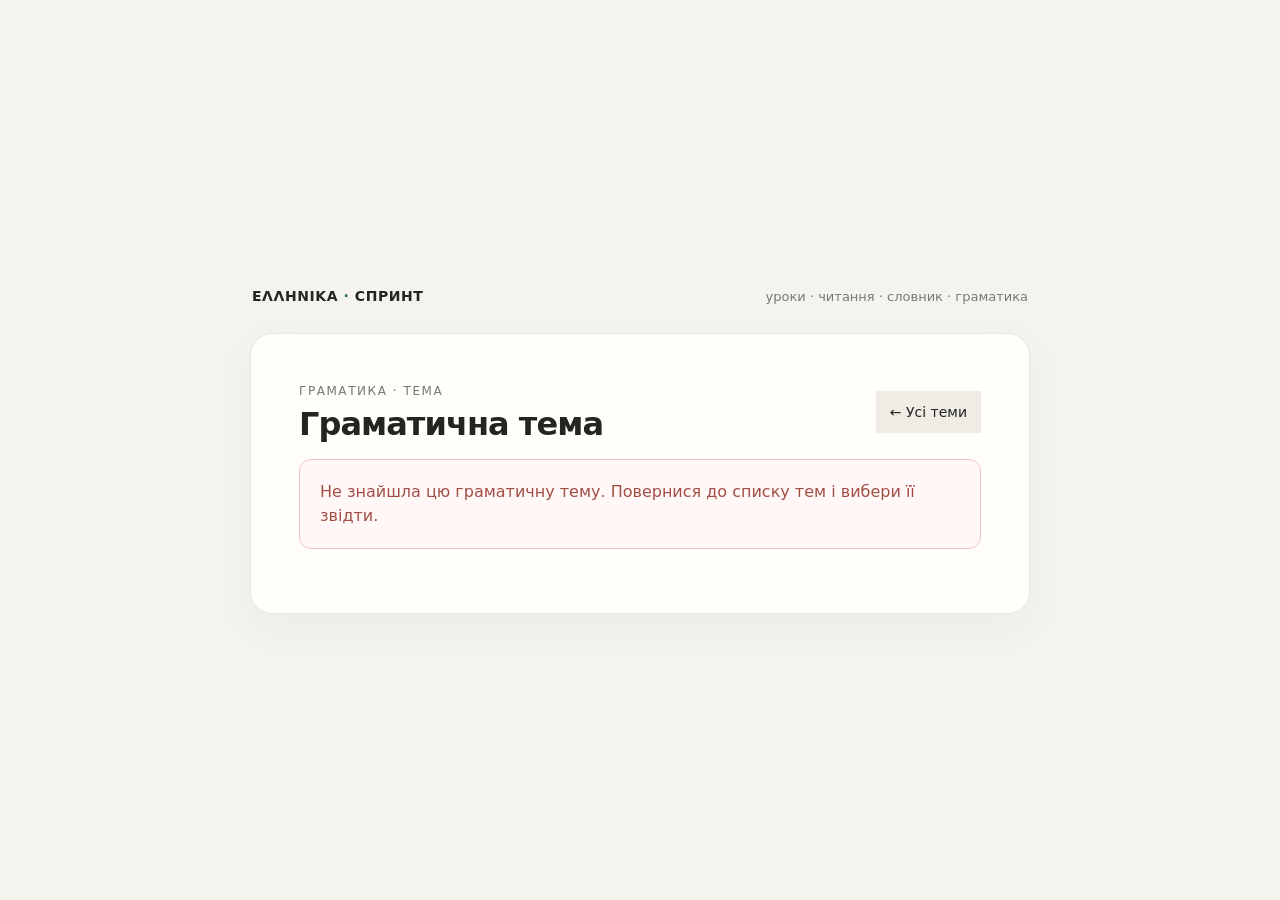
<file: grammar-topic.html>
<!doctype html>
<html lang="uk">
<head>
  <meta charset="utf-8">
  <meta name="viewport" content="width=device-width, initial-scale=1">
  <meta name="theme-color" content="#f5f3ee">
  <title>Граматична тема · Грецький спринт</title>
  <link rel="stylesheet" href="styles.css?v=6">
  <link rel="stylesheet" href="grammar.css?v=2">
  <script src="grammar.js?v=3" defer></script>
</head>
<body>
  <main class="app grammar-app">
    <header><a class="brand brand-link" href="/">ΕΛΛΗΝΙΚΑ <span>·</span> СПРИНТ</a><div class="tag">уроки · читання · словник · граматика</div></header>
    <section class="panel grammar-panel">
      <div class="reading-head"><div><p class="label">Граматика · тема</p><h1 id="grammar-title">Граматична тема</h1></div><a class="secondary small-button grammar-back" href="grammar.html">← Усі теми</a></div>
      <article id="grammar-topic" class="grammar-topic" aria-live="polite">
        <p class="grammar-source" id="grammar-source"></p>
        <p class="grammar-explanation" id="grammar-explanation"></p>
        <div id="grammar-patterns" class="grammar-patterns"></div>
        <div class="grammar-examples-wrap"><h3>Приклади</h3><div id="grammar-examples" class="grammar-examples"></div></div>
        <section class="grammar-practice" aria-labelledby="practice-title">
          <div class="grammar-practice-head"><div><p class="label">Тренування</p><h3 id="practice-title">Підбери правильну форму</h3></div><span id="practice-progress"></span></div>
          <p class="practice-prompt" id="practice-prompt"></p>
          <div class="practice-noun"><strong id="practice-noun" lang="el"></strong><span id="practice-meaning"></span></div>
          <div id="practice-options" class="practice-options"></div>
          <p id="practice-feedback" class="practice-feedback" role="status" aria-live="polite"></p>
          <button id="practice-next" class="yes hidden">Наступний приклад →</button>
        </section>
      </article>
      <div id="grammar-error" class="grammar-error hidden" role="status"></div>
    </section>
  </main>
</body>
</html>
</file>
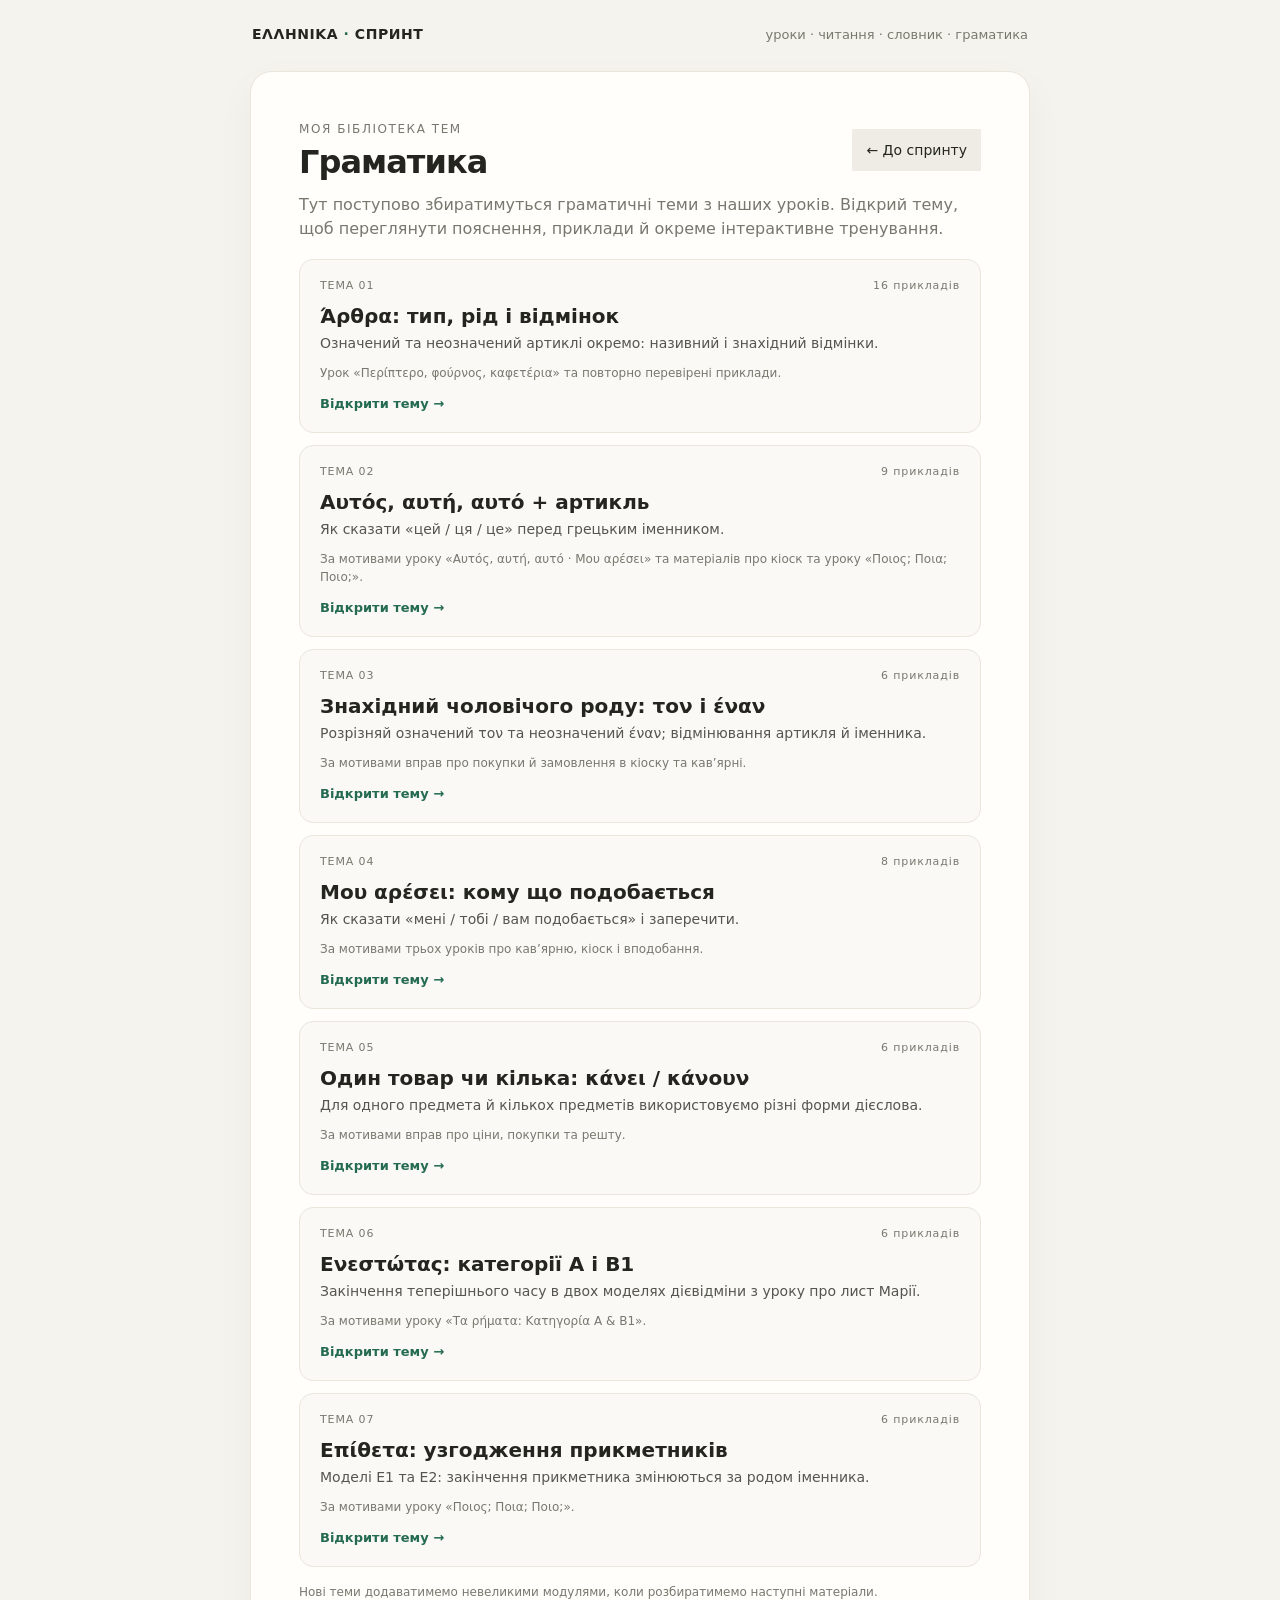
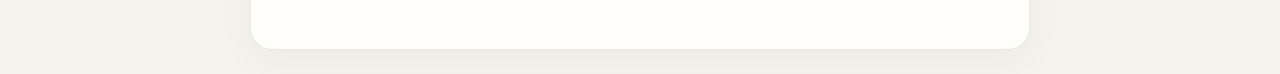
<file: grammar.html>
<!doctype html>
<html lang="uk">
<head>
  <meta charset="utf-8">
  <meta name="viewport" content="width=device-width, initial-scale=1">
  <meta name="theme-color" content="#f5f3ee">
  <title>Граматика · Грецький спринт</title>
  <link rel="stylesheet" href="styles.css?v=6">
  <link rel="stylesheet" href="grammar.css?v=2">
  <script src="grammar-index.js?v=2" defer></script>
</head>
<body>
  <main class="app grammar-app">
    <header><a class="brand brand-link" href="/">ΕΛΛΗΝΙΚΑ <span>·</span> СПРИНТ</a><div class="tag">уроки · читання · словник · граматика</div></header>
    <section class="panel grammar-panel">
      <div class="reading-head"><div><p class="label">Моя бібліотека тем</p><h1>Граматика</h1></div><a class="secondary small-button grammar-back" href="/">← До спринту</a></div>
      <p class="grammar-intro">Тут поступово збиратимуться граматичні теми з наших уроків. Відкрий тему, щоб переглянути пояснення, приклади й окреме інтерактивне тренування.</p>
      <div id="grammar-topic-list" class="grammar-topic-list" aria-live="polite"></div>
      <p class="grammar-note">Нові теми додаватимемо невеликими модулями, коли розбиратимемо наступні матеріали.</p>
    </section>
  </main>
</body>
</html>
</file>
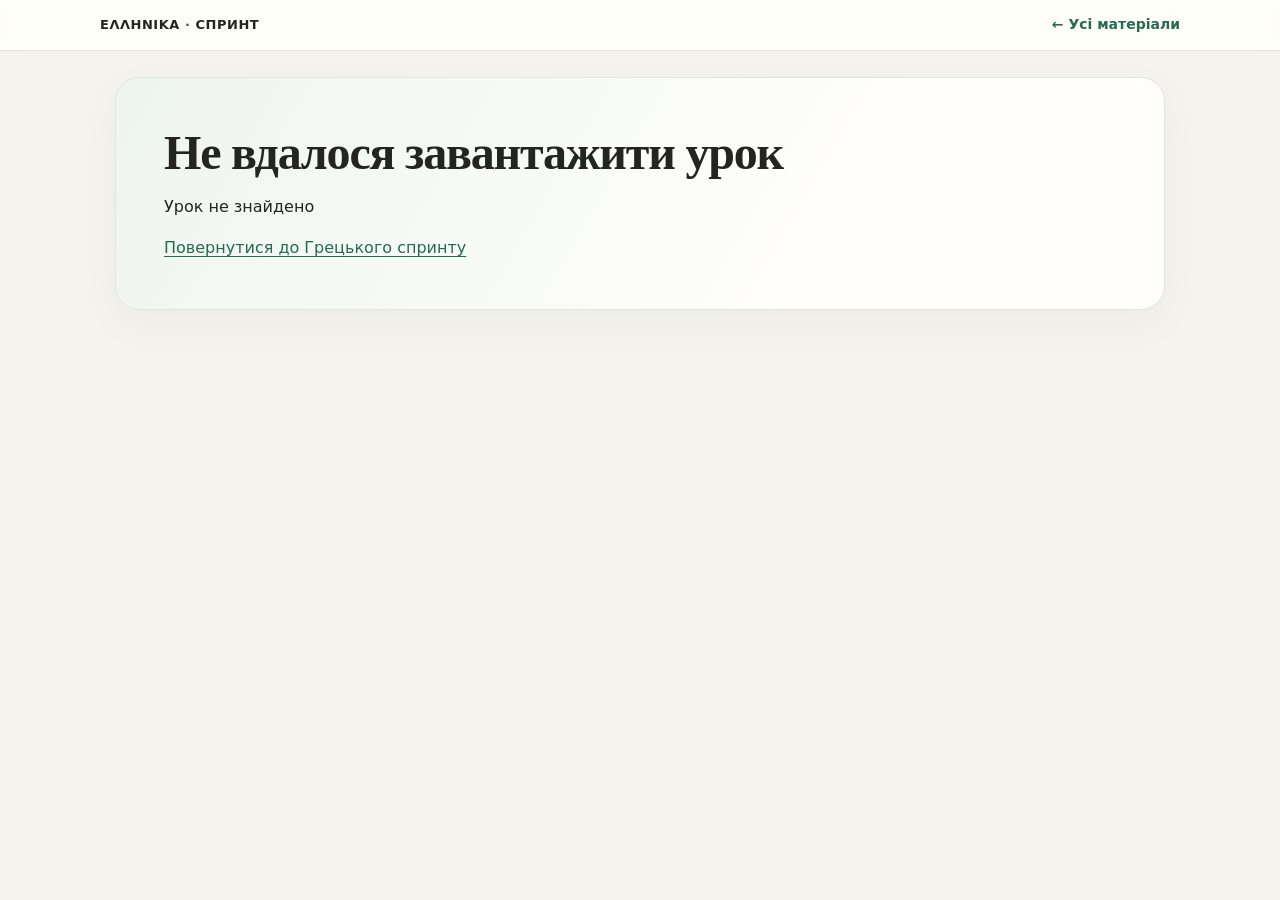
<file: lesson.html>
<!doctype html>
<html lang="uk">
<head>
  <meta charset="utf-8">
  <meta name="viewport" content="width=device-width, initial-scale=1">
  <meta name="theme-color" content="#f5f3ee">
  <title>Урок грецької · Грецький спринт</title>
  <link rel="stylesheet" href="/lesson-page.css?v=3">
  <script src="/lesson-page.js?v=3" defer></script>
</head>
<body>
  <header class="lesson-topbar">
    <a class="lesson-brand" href="/">ΕΛΛΗΝΙΚΑ <span>·</span> СПРИНТ</a>
    <a class="back-link" href="/">← Усі матеріали</a>
  </header>
  <main class="lesson-shell" id="lesson-main">
    <section class="lesson-hero">
      <p class="eyebrow" id="lesson-level">Урок грецької</p>
      <h1 id="lesson-title">Завантажую урок…</h1>
      <p class="lesson-description" id="lesson-description"></p>
      <div class="hero-links"><a id="lesson-pdf" target="_blank" rel="noopener">Оригінальний PDF ↗</a><span id="lesson-save-status" role="status"></span></div>
      <div class="progress-wrap"><div class="progress-track"><div id="progress-fill"></div></div><span id="progress-label"></span></div>
    </section>
    <nav class="lesson-toc" aria-label="Зміст уроку">
      <a href="#vocabulary">Словник</a><a href="#lesson-sprint">Мініспринт</a><a href="#grammar">Граматика й підказки</a><a href="#reading">Текст</a><a href="#exercises">Вправи</a><a href="#writing">Письмо</a>
    </nav>
    <section class="lesson-section" id="vocabulary">
      <div class="section-heading"><div><p class="eyebrow">Тримай під рукою</p><h2>Словник цього уроку</h2></div><label class="vocab-search">Знайти слово<input id="vocab-search" type="search" placeholder="Грецьке слово або переклад"></label></div>
      <p class="section-intro">Словник залишається на цій сторінці, тож до нього легко повернутися під час вправ.</p>
      <div class="unit-vocabulary" id="unit-vocabulary"></div>
      <section class="lesson-sprint" id="lesson-sprint" aria-labelledby="lesson-sprint-title">
        <div class="lesson-sprint-head"><div><p class="eyebrow">Швидка практика</p><h3 id="lesson-sprint-title">Мініспринт зі словами уроку</h3></div><span id="lesson-sprint-count"></span></div>
        <p class="section-intro">Перевіряй переклади у форматі «правда / неправда». За раунд буде до десяти випадкових слів із цього матеріалу.</p>
        <div id="lesson-sprint-start" class="lesson-sprint-start"><button type="button" id="lesson-sprint-start-button">Почати мініспринт →</button></div>
        <div id="lesson-sprint-game" class="lesson-sprint-game hidden" aria-live="polite">
          <div class="lesson-sprint-progress"><span id="lesson-sprint-question-number"></span><span id="lesson-sprint-score"></span></div>
          <div class="lesson-sprint-card"><h4 id="lesson-sprint-greek" lang="el"></h4><p class="lesson-sprint-translation" id="lesson-sprint-translation"></p></div>
          <div class="lesson-sprint-actions"><button type="button" class="sprint-true" id="lesson-sprint-true">Правда ✓</button><button type="button" class="sprint-false" id="lesson-sprint-false">Неправда ✕</button></div>
          <p class="lesson-sprint-feedback" id="lesson-sprint-feedback" role="status"></p>
          <button type="button" id="lesson-sprint-next" class="lesson-sprint-next hidden">Наступне слово →</button>
        </div>
        <div id="lesson-sprint-result" class="lesson-sprint-result hidden" role="status">
          <strong id="lesson-sprint-final-score"></strong><span>Пройди ще раунд, щоб побачити інші слова, або переходь до граматики й вправ.</span>
          <button type="button" id="lesson-sprint-again">Ще десять слів ↻</button>
        </div>
      </section>
    </section>
    <section class="lesson-section" id="grammar">
      <p class="eyebrow">Коротка пам’ятка</p><h2>Граматика, що стане в пригоді</h2>
      <div class="reference-grid" id="grammar-cards"></div>
      <div class="fact-card"><span class="fact-icon">💡</span><div><strong>Цікавий мовний нюанс</strong><p>У кав’ярні часто питають <span lang="el">Πώς τον θέλετε;</span> — «Яку каву бажаєте?». Відповісти можна коротко: <span lang="el">Μέτριο, με λίγο γάλα.</span> — «Середньої солодкості, з невеликою кількістю молока».</p></div></div>
    </section>
    <section class="lesson-section" id="reading">
      <p class="eyebrow">Контекст</p><h2 id="reading-title">Прочитай текст</h2>
      <p class="section-intro">Словник вище доступний для повторення; шукай слово, якщо воно забулося.</p>
      <article class="reading-passage" id="reading-passage" lang="el"></article>
    </section>
    <section class="lesson-section" id="exercises">
      <p class="eyebrow">Практика</p><h2>Вправи</h2>
      <p class="section-intro">Усі завдання зібрані на цій сторінці. Перевіряй кожну вправу, коли будеш готова; попередні відповіді залишаться видимими.</p>
      <div id="exercise-list"></div>
    </section>
    <section class="lesson-section writing-section" id="writing">
      <p class="eyebrow">Фінальне завдання</p><h2>Напиши власний текст</h2>
      <p id="writing-instruction" class="section-intro"></p>
      <textarea id="writing-draft" lang="el" rows="8" placeholder="Σάββατο πρωί…"></textarea>
      <div class="writing-footer"><span id="writing-count">0 слів</span><button id="writing-complete" type="button">Зберегти чернетку й позначити виконаним</button></div>
      <p id="writing-feedback" class="feedback" role="status"></p>
      <aside class="writing-review" aria-labelledby="writing-review-title">
        <p class="eyebrow">Відгук</p><h3 id="writing-review-title">Розбір твого тексту</h3>
        <div id="writing-review-content" class="writing-review-content">Після перевірки тут з’являться виправлення й коментарі.</div>
      </aside>
    </section>
    <footer class="lesson-footer"><a class="back-link" href="/">← Повернутися до Грецького спринту</a></footer>
  </main>
</body>
</html>
</file>
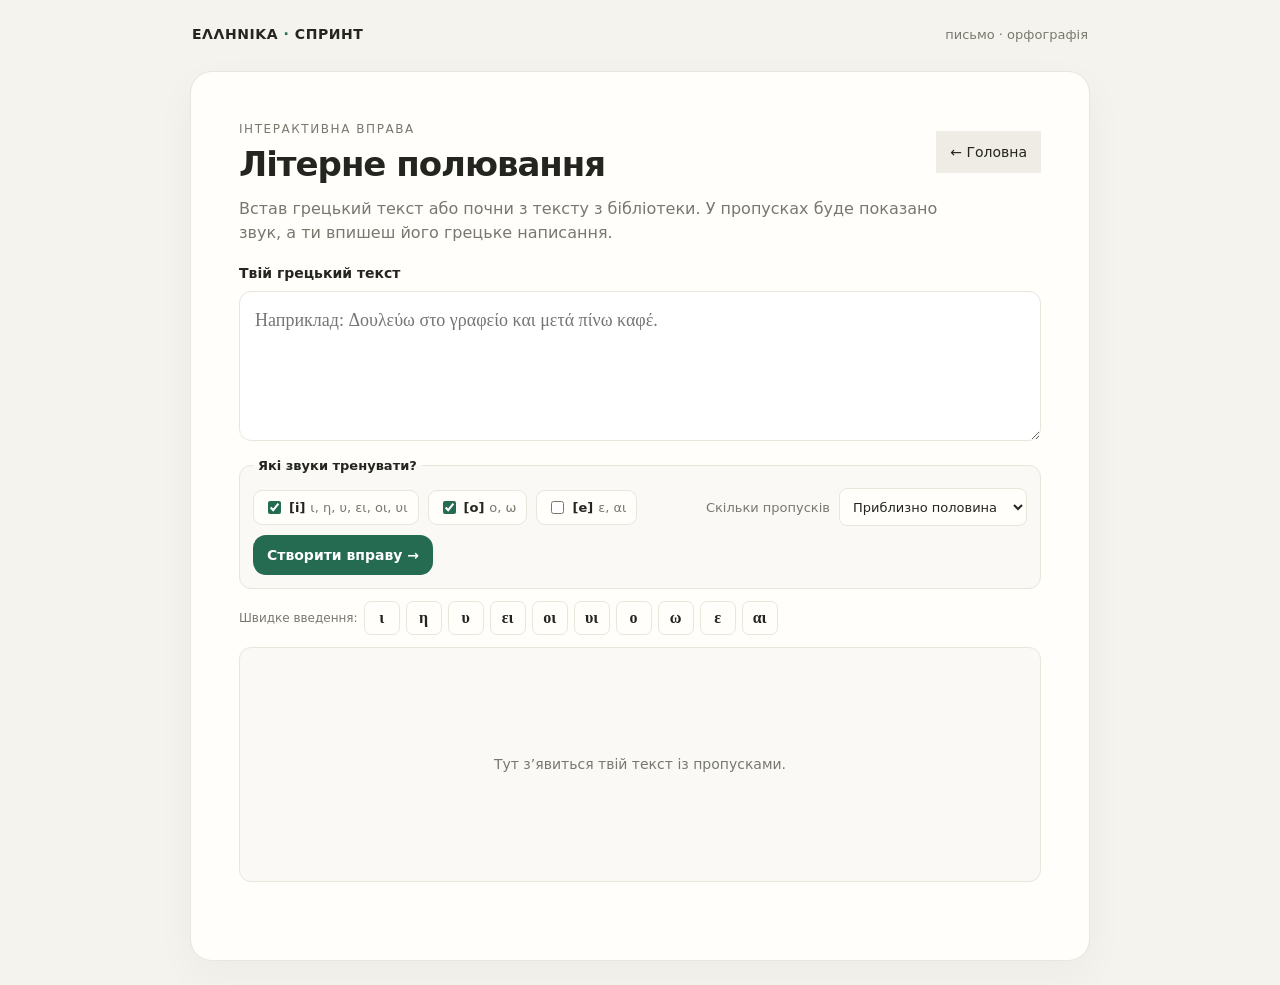
<file: writing-generator.html>
<!doctype html>
<html lang="uk">
<head>
  <meta charset="utf-8">
  <meta name="viewport" content="width=device-width, initial-scale=1">
  <meta name="theme-color" content="#f5f3ee">
  <title>Літерне полювання · Грецький спринт</title>
  <link rel="stylesheet" href="styles.css?v=13">
  <link rel="stylesheet" href="writing-generator.css?v=1">
  <script src="writing-generator.js?v=1" defer></script>
</head>
<body>
  <main class="app writing-generator-app">
    <header>
      <a class="brand brand-link" href="index.html">ΕΛΛΗΝΙΚΑ <span>·</span> СПРИНТ</a>
      <div class="tag">письмо · орфографія</div>
    </header>
    <section class="panel writing-generator-panel">
      <div class="reading-head">
        <div><p class="label">Інтерактивна вправа</p><h1>Літерне полювання</h1></div>
        <a class="secondary small-button generator-back" id="generator-back" href="index.html">← Головна</a>
      </div>
      <p class="writing-generator-intro">Встав грецький текст або почни з тексту з бібліотеки. У пропусках буде показано звук, а ти впишеш його грецьке написання.</p>
      <p class="writing-generator-source hidden" id="writing-generator-source"></p>
      <label class="generator-label" for="generator-text">Твій грецький текст</label>
      <textarea id="generator-text" lang="el" spellcheck="false" placeholder="Наприклад: Δουλεύω στο γραφείο και μετά πίνω καφέ."></textarea>

      <fieldset class="generator-options">
        <legend>Які звуки тренувати?</legend>
        <label><input type="checkbox" id="mask-i" checked> [і] <span>ι, η, υ, ει, οι, υι</span></label>
        <label><input type="checkbox" id="mask-o" checked> [о] <span>ο, ω</span></label>
        <label><input type="checkbox" id="mask-e"> [е] <span>ε, αι</span></label>
        <label class="density-label" for="mask-density">Скільки пропусків</label>
        <select id="mask-density">
          <option value="0.5">Приблизно половина</option>
          <option value="0.8">Більшість</option>
          <option value="1">Усі вибрані звуки</option>
          <option value="endings">Лише наприкінці слів</option>
        </select>
        <button class="yes small-button" id="generate-exercise" type="button">Створити вправу →</button>
      </fieldset>

      <div class="generator-keyboard" aria-label="Грецькі літери для вставлення">
        <span>Швидке введення:</span>
        <button type="button" data-char="ι">ι</button><button type="button" data-char="η">η</button><button type="button" data-char="υ">υ</button>
        <button type="button" data-char="ει">ει</button><button type="button" data-char="οι">οι</button><button type="button" data-char="υι">υι</button>
        <button type="button" data-char="ο">ο</button><button type="button" data-char="ω">ω</button><button type="button" data-char="ε">ε</button><button type="button" data-char="αι">αι</button>
      </div>

      <div class="generator-result-toolbar hidden" id="generator-result-toolbar">
        <strong id="generator-score">0 / 0</strong>
        <div><button type="button" class="secondary small-button" id="check-exercise">Перевірити</button><button type="button" class="secondary small-button" id="reveal-exercise">Показати відповіді</button></div>
      </div>
      <div class="generator-output" id="generator-output" aria-live="polite">
        <p class="generator-placeholder">Тут з’явиться твій текст із пропусками.</p>
      </div>
      <p class="generator-feedback" id="generator-feedback" role="status" aria-live="polite"></p>
    </section>
  </main>
  <div class="generator-toast" id="generator-toast" role="status" aria-live="polite"></div>
</body>
</html>
</file>
<file: styles.css>
:root { color-scheme:light; --ink:#24251f; --muted:#77796f; --paper:#f5f3ee; --card:#fffefa; --green:#246b52; --red:#a24d45; --line:#e9e6dc; }
* { box-sizing:border-box }
body { margin:0; min-height:100vh; display:grid; place-items:center; padding:24px; background:var(--paper); color:var(--ink); font:16px/1.5 ui-sans-serif,system-ui,-apple-system,"Segoe UI",sans-serif; }
.app { width:min(100%,700px) }
header { display:flex; justify-content:space-between; align-items:center; margin:0 2px 26px }
.brand { font-size:14px; font-weight:750; letter-spacing:.04em }
.brand span { color:var(--green) }
.tag { color:var(--muted); font-size:13px }
.panel { background:var(--card); border:1px solid var(--line); border-radius:22px; padding:clamp(24px,6vw,48px); box-shadow:0 14px 40px #2927190a; text-align:center }
.topline { display:flex; justify-content:space-between; align-items:center; color:var(--muted); font-size:14px; margin-bottom:30px }
.time { font-variant-numeric:tabular-nums; color:var(--ink); font-weight:750; font-size:18px }
.track { height:5px; background:#eeece5; border-radius:9px; margin-top:8px; overflow:hidden }
.fill { height:100%; width:100%; background:var(--green); transition:width .25s linear,background .2s }
.label { color:var(--muted); font-size:12px; text-transform:uppercase; letter-spacing:.13em; margin:0 0 12px }
.card-label { margin-top:32px }
.greek { font-family:Georgia,"Times New Roman",serif; font-size:clamp(28px,5.5vw,38px); line-height:1.2; margin:0 0 22px; min-height:1.2em }
.translation { color:var(--muted); font-size:13px; margin-bottom:6px }
.meaning { font-size:clamp(20px,4vw,24px); font-weight:650; min-height:1.5em; margin:0 0 30px }
.actions { display:grid; grid-template-columns:1fr 1fr; gap:12px }
button { appearance:none; border:0; border-radius:13px; min-height:58px; padding:12px 18px; color:white; font:700 16px/1.2 ui-sans-serif,system-ui,-apple-system,"Segoe UI",sans-serif; cursor:pointer; transition:transform .12s,filter .12s,opacity .2s }
button:hover:not(:disabled) { filter:brightness(1.08); transform:translateY(-1px) }
button:active:not(:disabled) { transform:translateY(1px) }
button:focus-visible { outline:3px solid #25251f; outline-offset:3px }
button:disabled { opacity:.52; cursor:default }
.yes { background:var(--green) } .no { background:var(--red) }
.feedback { height:26px; margin:17px 0 0; color:var(--muted); font-size:14px }
.bottom { display:flex; justify-content:space-between; color:var(--muted); font-size:13px; margin-top:22px }
kbd { border:1px solid var(--line); background:#faf9f5; border-radius:5px; padding:2px 6px; color:var(--ink); font:inherit }
.start { max-width:500px; margin:auto }
.start h1,.result h1 { font-size:32px; line-height:1.15; margin:0 0 12px; letter-spacing:-.03em }
.start p,.result p { color:var(--muted); margin:0 0 24px }
.start .yes,.result .yes { min-width:190px }
.home-actions { display:flex;justify-content:center;gap:10px;flex-wrap:wrap }
.secondary { color:var(--ink);background:#eeece5 }
.home-link { display:inline-flex;align-items:center;justify-content:center;min-height:58px;padding:12px 18px;border-radius:13px;color:var(--ink);font-weight:700;text-decoration:none }
.small-button { min-height:42px;padding:10px 14px;font-size:14px }
.records { display:flex;justify-content:center;gap:24px;margin:0 0 12px;color:var(--muted);font-size:13px }
.records strong { display:block;color:var(--ink);font-size:18px }
.storage-note { font-size:12px }
.load-error { color:var(--red)!important; font-size:14px }
.hidden { display:none!important }
.summary { display:grid;grid-template-columns:repeat(4,1fr);gap:8px;margin:24px 0 28px }
.summary div { background:#f7f6f1;border-radius:12px;padding:12px 6px;color:var(--muted);font-size:12px }
.summary strong { display:block;color:var(--ink);font-size:21px }
.review { max-height:390px;overflow:auto;text-align:left;border-top:1px solid var(--line);padding-top:18px;margin:0 0 22px }
.review h2 { font-size:18px;margin:0 0 10px }
.review-item { padding:12px 0;border-bottom:1px solid var(--line);font-size:13px }
.review-item strong { color:var(--ink) }
.review-item .gr { font:600 16px/1.35 Georgia,"Times New Roman",serif;margin-bottom:3px }
.review-item .ok { color:var(--green) }
.review-item .miss { color:var(--red) }
.result .yes { margin-top:8px }
.reading-head { display:flex;justify-content:space-between;align-items:center;gap:16px;text-align:left;margin-bottom:18px }
.reading-head h1 { font-size:32px;line-height:1.15;margin:0;letter-spacing:-.03em }
.reading-head .label { margin-bottom:6px }
.reading-hint { color:var(--muted);text-align:left;margin:0 0 12px }
.story-list { display:grid;gap:10px }
.story-choice { display:flex;flex-direction:column;align-items:flex-start;text-align:left;width:100%;min-height:0;color:var(--ink);background:#f7f6f1;border:1px solid var(--line);padding:16px 18px }
.lesson-choice { text-decoration:none }
.lesson-open-label { color:var(--green)!important;font-weight:700!important }
.lesson-filters { display:grid;grid-template-columns:minmax(0,1.5fr) repeat(2,minmax(0,1fr));gap:10px;margin:0 0 16px;text-align:left }
.lesson-filters label { display:grid;gap:5px;color:var(--muted);font-size:13px }
.lesson-filters input,.lesson-filters select { width:100%;min-height:42px;padding:8px 10px;border:1px solid var(--line);border-radius:9px;background:#fffefa;color:var(--ink);font:inherit }
.material-tags { display:flex!important;flex-direction:row!important;flex-wrap:wrap;gap:6px;margin-top:9px!important }
.material-tag { padding:3px 8px;border:1px solid var(--line);border-radius:999px;background:#fffefa;color:var(--muted)!important;font-size:11px!important;line-height:1.5 }
.material-tag:first-child { border-color:#cbdccf;background:var(--pale);color:var(--green)!important;font-weight:700!important }
.story-choice .material-tag { margin:0;color:var(--muted);font-size:11px;font-weight:500 }
.story-choice strong { font-size:16px }
.story-choice span { margin-top:3px;color:var(--muted);font-size:13px;font-weight:400 }
.story-reader { text-align:left }
.back-stories { margin-bottom:22px }
.story-reader h2 { font-size:23px;line-height:1.25;margin:0 0 22px }
.story-spelling-link { display:inline-flex;margin-top:18px;color:var(--ink);text-decoration:none;font-weight:700 }
.sentence-writing { margin-top:30px;padding-top:23px;border-top:1px solid var(--line);text-align:left }
.sentence-writing h3 { margin:0;font-size:20px }
.phrase-writing-hint { margin:6px 0 14px;color:var(--muted);font-size:14px }
.sentence-writing-list { display:grid;gap:8px }
.sentence-writing-row { display:grid;grid-template-columns:27px minmax(0,1fr);gap:9px;padding:10px 11px;border:1px solid var(--line);border-radius:10px;background:#fffefa }
.sentence-writing-number { padding-top:2px;color:var(--muted);font-size:13px;font-weight:700 }
.sentence-writing-content { min-width:0 }
.sentence-writing-prompt { margin:0 0 7px;font:600 17px/1.45 Georgia,"Times New Roman",serif;color:var(--ink) }
.sentence-writing-input { width:100%;min-height:38px;padding:7px 9px;border:1px solid var(--line);border-radius:7px;background:white;color:var(--ink);font:16px/1.4 Georgia,"Times New Roman",serif }
.sentence-writing-controls { display:flex;gap:7px;flex-wrap:wrap;margin-top:7px }
.sentence-writing-controls button { min-height:34px;padding:7px 10px;font-size:12px }
.sentence-writing-feedback { margin:5px 0 0;color:var(--muted);font-size:12px }
.phrase-writing-diff-line { display:block;margin-top:7px;color:var(--ink);font:18px/1.5 Georgia,"Times New Roman",serif }
.phrase-writing-diff-line small { color:var(--muted);font:600 12px/1.4 system-ui,sans-serif }
.phrase-writing-error { color:#bd3c35;background:#fde5e1;border-radius:3px;text-decoration:underline;text-decoration-thickness:1px;text-underline-offset:2px }
.story-text { font:clamp(19px,3vw,22px)/1.8 Georgia,"Times New Roman",serif;color:var(--ink) }
.story-text p { margin:0 0 8px }
.story-text p:last-child { margin-bottom:0 }
.vocabulary-summary { color:var(--muted);text-align:left;margin:0 0 16px }
.vocabulary-toolbar { display:grid;grid-template-columns:1.2fr 1fr 1.4fr;align-items:end;gap:10px;text-align:left;margin-bottom:14px }
.search-label { color:var(--muted);font-size:13px }
.vocabulary-control { display:grid;gap:5px;color:var(--muted);font-size:13px }
.vocabulary-toolbar input,.vocabulary-toolbar select { width:100%;min-height:42px;padding:8px 10px;border:1px solid var(--line);border-radius:9px;background:#fffefa;color:var(--ink);font:inherit }
.vocabulary-list { display:grid;gap:10px;text-align:left }
.vocabulary-card { padding:15px;border:1px solid var(--line);border-radius:13px;transition:background-color .2s,border-color .2s }
.vocabulary-card.mastery-0 { background:#f0f0ee;border-color:#deded9 }
.vocabulary-card.mastery-1 { background:#edf1ed;border-color:#d7dfd8 }
.vocabulary-card.mastery-2 { background:#e5f0e8;border-color:#cfdfd3 }
.vocabulary-card.mastery-3 { background:#d6eadc;border-color:#bcd7c5 }
.vocabulary-card.mastery-4 { background:#c1e1ca;border-color:#a5ceb0 }
.vocabulary-card.mastery-5 { background:#a8d5b4;border-color:#83be92 }
.vocabulary-card.paused { opacity:.8 }
.vocabulary-card-head { display:flex;justify-content:space-between;gap:12px;align-items:flex-start }
.mastery-badge { display:inline-flex;flex:none;align-items:center;gap:6px;padding:5px 8px;border:1px solid #00000010;border-radius:999px;background:#fff9;color:var(--ink);font-size:11px;white-space:nowrap }
.mastery-dot { width:9px;height:9px;border-radius:50%;background:#979a94 }
.mastery-badge-1 .mastery-dot { background:#899d8e }
.mastery-badge-2 .mastery-dot { background:#70a582 }
.mastery-badge-3 .mastery-dot { background:#55956a }
.mastery-badge-4 .mastery-dot { background:#348651 }
.mastery-badge-5 .mastery-dot { background:#237644 }
.mastery-legend { display:flex;flex-wrap:wrap;gap:6px 16px;margin:0 0 12px;color:var(--muted);font-size:12px;text-align:left }
.mastery-legend span { display:inline-flex;align-items:center;gap:4px }
.mastery-legend .mastery-dot { display:inline-block;flex:none;width:9px;height:9px }
.mastery-legend .mastery-dot-low { background:#979a94 }
.mastery-legend .mastery-dot-high { background:#237644 }
.vocabulary-greek { font:600 20px/1.3 Georgia,"Times New Roman",serif }
.vocabulary-translation { margin-top:3px;font-weight:600 }
.vocabulary-meta { color:var(--muted);font-size:12px;margin-top:7px }
.vocabulary-card-actions { display:flex;gap:7px;flex-wrap:wrap;margin-top:11px }
.vocabulary-card-actions button { min-height:36px;padding:8px 11px;font-size:13px }
.pagination { display:flex;justify-content:center;align-items:center;gap:14px;margin-top:18px }
.pagination span { color:var(--muted);font-size:13px;min-width:75px }
.empty-vocabulary { color:var(--muted);padding:24px 8px }
.lesson-progress { display:flex;align-items:center;gap:12px;margin:16px 0 24px;color:var(--muted);font-size:13px }
.lesson-pdf-link { display:inline-block;margin:0 0 12px;color:var(--green);font-weight:650;text-underline-offset:3px }
.lesson-work,.lesson-exercise { text-align:left }
.vocabulary-toolbar { grid-template-columns:repeat(4,minmax(0,1fr)) }
.lesson-progress .track { flex:1;margin:0 }
.lesson-instruction { color:var(--muted);line-height:1.55;margin:10px 0 20px }
.lesson-item { display:grid;grid-template-columns:1fr;gap:8px;margin:12px 0;padding:14px;border:1px solid var(--line);border-radius:13px;background:#fffefa }
.lesson-item label { font-weight:650;line-height:1.45 }
.lesson-item input,.lesson-item select,.lesson-writing { width:100%;min-height:46px;padding:11px 12px;border:1px solid #d9d5ca;border-radius:10px;background:white;color:var(--ink);font:inherit }
.lesson-item-result { font-size:14px;line-height:1.45 }
.lesson-feedback { min-height:24px;margin:13px 0;color:var(--muted);font-weight:650 }
.lesson-feedback.ok,.lesson-item-result.ok { color:#24734c }
.lesson-feedback.miss,.lesson-item-result.miss { color:#a33f33 }
.lesson-writing { min-height:180px;resize:vertical;line-height:1.55 }
.lesson-word-count { color:var(--muted);font-size:13px }
.lesson-order-list { display:grid;gap:8px;margin:16px 0 }
.lesson-order-row { display:flex;justify-content:space-between;align-items:center;gap:12px;padding:11px 12px;border:1px solid var(--line);border-radius:11px;background:#fffefa;line-height:1.45 }
.lesson-order-row>span:last-child { display:flex;gap:6px;flex:none }
.lesson-nav { display:flex;justify-content:space-between;gap:10px;margin-top:22px }
.lesson-nav button { min-height:44px }
.writing-toolbar { display:grid;grid-template-columns:minmax(0,1fr);gap:8px;text-align:left;margin:20px auto 18px;max-width:620px }
.writing-toolbar select { width:100%;min-height:44px;padding:8px 12px;border:1px solid var(--line);border-radius:10px;background:#fffefa;color:var(--ink);font:inherit }
.writing-count { margin:0;color:var(--muted);font-size:13px;white-space:normal }
.writing-card { max-width:620px;margin:0 auto;padding:clamp(20px,4vw,32px);border:1px solid var(--line);border-radius:16px;background:#faf9f5;text-align:center }
.writing-progress { display:flex;justify-content:space-between;gap:12px;color:var(--muted);font-size:12px }
.writing-prompt-label { margin:28px 0 6px;color:var(--muted);font-size:13px }
.writing-prompt { min-height:1.3em;margin:0 0 4px;font:600 clamp(30px,6vw,38px)/1.3 Georgia,"Times New Roman",serif }
.writing-meaning { margin:0 0 12px;font-size:19px;font-weight:650 }
.writing-source { margin:0 0 20px;color:var(--muted);font-size:12px }
.writing-begin { min-height:48px }
.writing-instruction { color:var(--muted);font-size:14px;margin:14px 0 18px }
.letter-slots,.letter-bank { display:flex;flex-wrap:wrap;justify-content:center;gap:7px;min-height:50px }
.letter-slots { margin:0 auto 22px }
.letter-bank { margin-bottom:18px }
.letter-slot,.letter-tile { flex:0 0 42px;width:42px;min-height:48px;padding:4px;border:1px solid #d8d5ca;border-radius:10px;background:#fffefa;color:var(--ink);font:600 23px/1 Georgia,"Times New Roman",serif }
.letter-slot { display:grid;place-items:center;border-style:dashed;color:var(--green) }
.letter-slot.filled { border-style:solid;background:#e7f0e9 }
.letter-slot.letter-space { width:18px;flex-basis:18px;min-height:1px;border:0;background:transparent;color:#a8a69d }
.letter-tile { box-shadow:0 2px 0 #e5e1d7;cursor:grab }
.letter-tile:active { cursor:grabbing }
.writing-type-label { display:block;margin:0 0 7px;color:var(--muted);font-size:13px }
#writing-answer { width:min(100%,360px);min-height:48px;padding:10px 12px;border:1px solid #d9d5ca;border-radius:10px;background:white;color:var(--ink);font:20px Georgia,"Times New Roman",serif;text-align:center }
.writing-actions { display:flex;justify-content:center;flex-wrap:wrap;gap:8px;margin-top:14px }
.writing-actions button { min-height:42px;padding:9px 12px;font-size:13px }
.writing-feedback { min-height:26px;margin:15px 0 0;color:var(--muted);font-weight:650 }
.writing-feedback.ok { color:var(--green) }.writing-feedback.miss { color:var(--red) }
.writing-card>#writing-next { min-height:46px;margin-top:8px }
.writing-footnote { margin:16px 0 0;color:var(--muted);font-size:12px }
@media(max-width:480px) {
  .lesson-filters { grid-template-columns:1fr }
  .lesson-nav button { flex:1 }
  .lesson-order-row { align-items:flex-start;font-size:14px }
  .lesson-order-row>span:last-child { flex-direction:column }
}
@media(min-width:481px) and (max-width:620px) {
  .vocabulary-toolbar { grid-template-columns:repeat(2,minmax(0,1fr)) }
}
.interactive-phrase { position:relative;display:inline;min-height:0;padding:0 2px;border:0;border-radius:4px;background:transparent;color:inherit;font:inherit;text-decoration:underline dotted #7b9c87;text-decoration-thickness:1px;text-underline-offset:4px;cursor:pointer }
.story-text button.interactive-phrase:hover:not(:disabled),.story-text button.interactive-phrase:focus-visible,.story-text button.interactive-phrase.selected { background:#e8f0e9;color:var(--green);filter:none;transform:none }
.phrase-tooltip { display:none;position:absolute;z-index:3;left:50%;top:calc(100% + 7px);width:max-content;max-width:min(270px,calc(100vw - 40px));padding:8px 11px;border:1px solid #d8e3da;border-radius:9px;background:#fffefa;color:var(--ink);box-shadow:0 8px 22px #29271918;font:600 14px/1.35 ui-sans-serif,system-ui,-apple-system,"Segoe UI",sans-serif;text-align:center;white-space:normal;transform:translateX(-50%);text-decoration:none }
.interactive-phrase:hover .phrase-tooltip,.interactive-phrase:focus-visible .phrase-tooltip { display:block }
.interactive-phrase.selected .phrase-tooltip { position:relative;top:auto;left:auto;display:inline-block;max-width:calc(100vw - 52px);margin:4px 0 4px 5px;vertical-align:middle;transform:none;white-space:normal }
@media(max-width:480px) {
  body { padding:14px }
  .panel { border-radius:18px }
  .topline { margin-bottom:24px }
  .bottom { font-size:12px }
  .records { gap:14px;font-size:12px }
  .summary { grid-template-columns:repeat(2,1fr) }
  .reading-head { align-items:flex-start }
  .reading-head h1 { font-size:28px }
  .vocabulary-toolbar { grid-template-columns:1fr }
  .vocabulary-card-head { flex-direction:column }
  .writing-card { padding:20px 14px }
  .writing-progress { font-size:11px }
  .letter-slot,.letter-tile { flex-basis:36px;width:36px;min-height:44px;font-size:21px }
  .letter-slot.letter-space { flex-basis:14px;width:14px }
  .writing-actions button { flex:1 1 auto }
}
</file>
<file: grammar.css>
.grammar-app { width:min(100%,780px) }
.brand-link { color:var(--ink);text-decoration:none }
.grammar-panel { text-align:left }
.grammar-panel .reading-head { margin-bottom:12px }
.grammar-back { display:inline-flex;align-items:center;text-decoration:none }
.grammar-intro { margin:0 0 18px;color:var(--muted) }
.grammar-topic-list { display:grid;gap:12px }
.grammar-topic-card { display:block;padding:18px 20px;border:1px solid var(--line);border-radius:14px;background:#faf9f5;color:var(--ink);text-decoration:none;transition:transform .12s,border-color .12s,box-shadow .12s }
.grammar-topic-card:hover { transform:translateY(-1px);border-color:#bdcfc0;box-shadow:0 8px 22px #2927190a }
.grammar-topic-card:focus-visible { outline:3px solid #25251f;outline-offset:3px }
.grammar-topic-card-top { display:flex;justify-content:space-between;gap:10px;align-items:center }
.grammar-topic-number,.grammar-topic-exercises { color:var(--muted);font-size:11px;letter-spacing:.08em }
.grammar-topic-card h2 { margin:9px 0 4px;font-size:20px;line-height:1.3 }
.grammar-topic-card p { margin:0;color:#55564f;font-size:14px }
.grammar-topic-origin { display:block;margin-top:10px;color:var(--muted);font-size:12px }
.grammar-topic-open { display:block;margin-top:12px;color:var(--green);font-size:13px;font-weight:700 }
.grammar-empty { padding:20px;border:1px dashed var(--line);border-radius:12px;color:var(--muted);text-align:center }
.grammar-topic h2 { margin:0 0 9px;font-size:25px;line-height:1.25 }
.grammar-source { margin:0 0 7px;color:var(--muted);font-size:12px }
.grammar-explanation { max-width:650px;margin:0 0 16px;color:#4c4d46 }
.grammar-patterns { display:grid;grid-template-columns:repeat(3,minmax(0,1fr));gap:9px;margin:16px 0 20px }
.grammar-pattern { padding:14px 10px;border:1px solid var(--line);border-radius:12px;background:#f7f6f1;text-align:center }
.grammar-pattern strong { display:block;color:var(--green);font:700 20px/1.3 Georgia,"Times New Roman",serif }
.grammar-pattern span { display:block;margin-top:3px;color:var(--muted);font-size:12px }
.grammar-examples-wrap h3,.grammar-practice h3 { margin:0;font-size:18px }
.grammar-examples { display:grid;grid-template-columns:repeat(3,minmax(0,1fr));gap:9px;margin-top:9px }
.grammar-example { padding:12px;border-radius:11px;background:#faf9f5 }
.grammar-example strong { display:block;font:600 17px/1.35 Georgia,"Times New Roman",serif }
.grammar-example span { display:block;margin-top:4px;color:var(--muted);font-size:12px;line-height:1.4 }
.grammar-practice { margin-top:24px;padding:20px;border:1px solid var(--line);border-radius:15px;background:#faf9f5;text-align:center }
.grammar-practice-head { display:flex;align-items:flex-start;justify-content:space-between;gap:12px;text-align:left }
.grammar-practice-head .label { margin-bottom:4px }
.grammar-practice-head h3 { font-size:19px }
.grammar-practice-head>span { padding-top:3px;color:var(--muted);font-size:12px;white-space:nowrap }
.practice-prompt { margin:19px 0 7px;color:var(--muted);font-size:13px }
.practice-noun { display:flex;justify-content:center;align-items:baseline;gap:9px;margin-bottom:16px }
.practice-noun strong { font:600 27px/1.3 Georgia,"Times New Roman",serif }
.practice-noun span { color:var(--muted);font-size:14px }
.practice-options { display:grid;grid-template-columns:repeat(3,minmax(0,1fr));gap:9px }
.practice-option { min-height:54px;padding:10px 8px;background:#eeece5;color:var(--ink);font:600 18px/1.2 Georgia,"Times New Roman",serif }
.practice-option[aria-pressed="true"] { outline:2px solid var(--green);outline-offset:2px }
.practice-option:disabled { opacity:.76 }
.practice-option.correct { background:#e0efe4;color:var(--green) }
.practice-option.incorrect { background:#f5e7e4;color:var(--red) }
.practice-feedback { min-height:42px;margin:15px 0 8px;color:var(--muted);font-size:14px;line-height:1.45 }
.practice-feedback.ok { color:var(--green) }.practice-feedback.miss { color:var(--red) }
.grammar-note { margin:16px 0 0;color:var(--muted);font-size:12px }
.grammar-error { padding:20px;border:1px solid #e8c7c2;border-radius:12px;color:var(--red);background:#fff8f7 }
@media(max-width:560px) {
  .grammar-patterns,.grammar-examples { grid-template-columns:1fr }
  .grammar-pattern { display:flex;align-items:center;justify-content:space-between;text-align:left;padding:11px 13px }
  .grammar-pattern span { margin:0;text-align:right }
  .grammar-example { display:flex;align-items:baseline;justify-content:space-between;gap:10px }
  .grammar-example span { text-align:right }
  .grammar-practice { padding:17px 13px }
  .practice-options { grid-template-columns:1fr }
  .practice-option { min-height:48px }
}
</file>
<file: lesson-page.css>
:root{color-scheme:light;--ink:#24251f;--muted:#73766d;--paper:#f5f3ee;--card:#fffefa;--green:#246b52;--line:#e5e1d6;--pale:#edf3ee;--red:#a24d45}
*{box-sizing:border-box}
html{scroll-behavior:smooth;scroll-padding-top:86px}
body{display:block;margin:0;min-height:100vh;padding:0;background:var(--paper);color:var(--ink);font:16px/1.55 ui-sans-serif,system-ui,-apple-system,"Segoe UI",sans-serif}
a{color:var(--green);text-underline-offset:3px}
.lesson-topbar{position:sticky;top:0;z-index:5;display:flex;justify-content:space-between;align-items:center;gap:16px;padding:14px max(20px,calc((100vw - 1080px)/2));background:#fffefaed;border-bottom:1px solid var(--line);backdrop-filter:blur(12px)}
.lesson-brand{color:var(--ink);font-size:13px;font-weight:800;letter-spacing:.04em;text-decoration:none}
.lesson-brand span{color:var(--green)}
.back-link{font-size:14px;font-weight:650;text-decoration:none}
.lesson-shell{width:min(100% - 36px,1050px);margin:26px auto 80px}
.lesson-hero{padding:clamp(24px,5vw,48px);border:1px solid #dce8dd;border-radius:24px;background:linear-gradient(120deg,#eef5ee,#fffefa 68%);box-shadow:0 14px 40px #2927190a}
.eyebrow{margin:0 0 7px;color:var(--green);font-size:12px;font-weight:800;letter-spacing:.12em;text-transform:uppercase}
.lesson-hero h1{max-width:760px;margin:0;font:700 clamp(30px,5vw,48px)/1.12 Georgia,"Times New Roman",serif;letter-spacing:-.025em}
.lesson-description{margin:13px 0 0;color:var(--muted);font-size:17px}
.hero-links{display:flex;align-items:center;flex-wrap:wrap;gap:16px;margin-top:18px;font-size:14px}
.hero-links a{font-weight:700}
#lesson-save-status{color:var(--muted);font-size:12px}
.progress-wrap{display:flex;align-items:center;gap:14px;margin-top:24px;color:var(--muted);font-size:13px}
.progress-track{flex:1;height:7px;overflow:hidden;border-radius:99px;background:#e2e7df}
#progress-fill{height:100%;width:0;border-radius:inherit;background:var(--green);transition:width .2s}
.lesson-toc{position:sticky;top:53px;z-index:4;display:flex;gap:6px;overflow:auto;margin:16px 0 22px;padding:8px;border:1px solid var(--line);border-radius:14px;background:#fffefaed;backdrop-filter:blur(12px);scrollbar-width:thin}
.lesson-toc a{flex:none;padding:8px 11px;border-radius:9px;color:var(--ink);font-size:13px;font-weight:700;text-decoration:none}
.lesson-toc a:hover,.lesson-toc a:focus-visible{background:var(--pale);color:var(--green)}
.lesson-section{margin:18px 0;padding:clamp(22px,4vw,36px);border:1px solid var(--line);border-radius:21px;background:var(--card);box-shadow:0 10px 32px #29271908;scroll-margin-top:115px}
.lesson-section h2{margin:0 0 12px;font:700 clamp(24px,3.2vw,32px)/1.2 Georgia,"Times New Roman",serif}
.section-heading{display:flex;justify-content:space-between;align-items:end;gap:20px}
.section-intro{margin:0 0 20px;color:var(--muted)}
.vocab-search{display:grid;gap:5px;min-width:min(280px,100%);color:var(--muted);font-size:12px;font-weight:700}
.vocab-search input{min-height:42px;padding:8px 11px;border:1px solid var(--line);border-radius:10px;background:white;color:var(--ink);font:inherit}
.unit-vocabulary{display:grid;grid-template-columns:repeat(2,minmax(0,1fr));gap:18px}
.vocab-group h3{margin:0 0 8px;color:var(--green);font-size:14px}
.vocab-grid{display:grid;gap:5px}
.vocab-term{display:grid;grid-template-columns:minmax(0,1fr) minmax(0,1fr);gap:10px;padding:7px 9px;border-radius:8px;background:#f7f6f1;font-size:13px}
.vocab-term span:first-child{font:600 15px/1.35 Georgia,"Times New Roman",serif}
.vocab-term span:last-child{color:#55584f}
.empty-terms{grid-column:1/-1;color:var(--muted)}
.lesson-sprint{margin-top:22px;padding:19px;border:1px solid #dce8dd;border-radius:15px;background:linear-gradient(135deg,#f0f5f0,#fffefa 70%)}
.lesson-sprint-head{display:flex;justify-content:space-between;align-items:start;gap:12px}
.lesson-sprint-head h3{margin:0;font-size:18px;line-height:1.3}
.lesson-sprint-head .eyebrow{margin-bottom:4px}
#lesson-sprint-count{padding-top:4px;color:var(--muted);font-size:12px;text-align:right}
.lesson-sprint>.section-intro{margin:9px 0 13px;font-size:14px}
.lesson-sprint-start button,#lesson-sprint-next,#lesson-sprint-again{min-height:42px;padding:10px 14px;border:0;border-radius:10px;background:var(--green);color:#fff;font:700 14px/1.2 ui-sans-serif,system-ui,sans-serif;cursor:pointer}
.lesson-sprint-start button:disabled{opacity:.5;cursor:default}
.lesson-sprint-game{max-width:520px;margin:12px auto 0;text-align:center}
.lesson-sprint-progress{display:flex;justify-content:space-between;gap:12px;color:var(--muted);font-size:12px}
.lesson-sprint-card{margin:14px 0;padding:19px 12px;border:1px solid var(--line);border-radius:13px;background:#fffefa}
.lesson-sprint-card h4{margin:0;font:600 clamp(24px,4vw,30px)/1.3 Georgia,"Times New Roman",serif}
.lesson-sprint-translation{margin:7px 0 0;font-size:18px;font-weight:650}
.lesson-sprint-actions{display:grid;grid-template-columns:1fr 1fr;gap:9px}
.lesson-sprint-actions button{min-height:48px;padding:10px;border:0;border-radius:10px;color:#fff;font:700 15px/1.2 ui-sans-serif,system-ui,sans-serif;cursor:pointer}
.lesson-sprint-actions button:disabled{opacity:.6;cursor:default}
.sprint-true{background:var(--green)}.sprint-false{background:var(--red)}
.lesson-sprint-feedback{min-height:38px;margin:12px 0 6px;color:var(--muted);font-size:13px;line-height:1.45}
.lesson-sprint-feedback.correct{color:#23734c}.lesson-sprint-feedback.incorrect{color:#a33f33}
.lesson-sprint-result{display:grid;justify-items:center;gap:8px;margin:13px auto 0;text-align:center}
.lesson-sprint-result strong{font-size:20px}
.lesson-sprint-result span{max-width:430px;color:var(--muted);font-size:13px}
.reference-grid{display:grid;grid-template-columns:repeat(2,minmax(0,1fr));gap:12px}
.grammar-card{padding:17px;border:1px solid var(--line);border-radius:14px;background:#f8f7f2}
.grammar-card h3{margin:0 0 8px;font-size:16px}
.grammar-card p{margin:0;color:#55584f;font-size:14px}
.grammar-card ul{margin:10px 0 0;padding-left:19px}
.grammar-card li{margin:4px 0;color:var(--green);font:600 15px/1.4 Georgia,"Times New Roman",serif}
.fact-card{display:flex;gap:12px;margin-top:14px;padding:16px;border:1px solid #d9e8dc;border-radius:14px;background:var(--pale)}
.fact-icon{font-size:22px}
.fact-card strong{font-size:14px}
.fact-card p{margin:5px 0 0;color:#50574f;font-size:14px}
.reading-passage{padding:clamp(18px,3vw,28px);border-left:4px solid #b3cbb8;border-radius:4px 14px 14px 4px;background:#f8f7f2;color:#34362f;font:clamp(17px,2.1vw,20px)/1.85 Georgia,"Times New Roman",serif}
.reading-passage p{margin:0 0 14px}
.reading-passage p:last-child{margin-bottom:0}
.reading-glossary{margin-top:12px;padding:12px 15px;border:1px solid var(--line);border-radius:12px;background:#fff}
.reading-glossary summary,.exercise-support summary{color:var(--green);font-size:13px;font-weight:750;cursor:pointer}
.reading-glossary-list,.support-terms{display:flex;flex-wrap:wrap;gap:7px;margin-top:10px}
.reading-glossary-list>span,.support-terms>span{display:inline-flex;flex-wrap:wrap;gap:5px;padding:6px 9px;border-radius:8px;background:#f5f3ee;font-size:12px}
.reading-glossary-list strong,.support-terms strong{font-family:Georgia,"Times New Roman",serif}
#exercise-list{display:grid;grid-template-columns:repeat(2,minmax(0,1fr));align-items:start;gap:14px}
.practice-card{min-width:0;padding:19px;border:1px solid var(--line);border-radius:16px;background:#fff}
.practice-title{display:flex;align-items:center;gap:10px}
.practice-title h3{margin:0;font-size:18px;line-height:1.3}
.practice-number{display:grid;place-items:center;flex:none;width:31px;height:31px;border-radius:10px;background:var(--pale);color:var(--green);font-size:12px;font-weight:800}
.practice-instruction{margin:10px 0 13px;color:var(--muted);font-size:14px}
.exercise-support{margin:10px 0;padding:10px 12px;border-radius:10px;background:#f7f6f1}
.word-bank{margin:10px 0;padding:10px 12px;border-radius:10px;background:#f6f3e8;font-size:13px}
.word-bank span{font-family:Georgia,"Times New Roman",serif}
.question-row{display:grid;grid-template-columns:minmax(0,1fr);gap:6px;margin:10px 0;padding:11px;border:1px solid #eeece5;border-radius:11px;background:#fffefa}
.question-row label{display:block}
.question-prompt{display:block;font-size:14px;line-height:1.45}
.question-row input,.question-row select{width:100%;min-height:40px;padding:8px 10px;border:1px solid #dcd8ce;border-radius:9px;background:white;color:var(--ink);font:inherit;font-size:14px}
.answer-feedback{min-height:18px;font-size:12px}
.answer-feedback.correct,.exercise-result.correct,.feedback.correct{color:#23734c}
.answer-feedback.incorrect,.exercise-result.incorrect,.feedback.incorrect{color:#a33f33}
.check-button,#writing-complete{min-height:43px;padding:10px 15px;border:0;border-radius:10px;background:var(--green);color:white;font:700 14px/1.2 ui-sans-serif,system-ui,sans-serif;cursor:pointer}
.check-button:hover,#writing-complete:hover{filter:brightness(1.08)}
.exercise-result{min-height:20px;margin:11px 0 0;font-size:13px;font-weight:700}
#writing-draft{width:100%;min-height:190px;padding:13px;border:1px solid #dcd8ce;border-radius:12px;background:#fff;color:var(--ink);font:17px/1.6 Georgia,"Times New Roman",serif;resize:vertical}
.writing-footer{display:flex;justify-content:space-between;align-items:center;gap:12px;margin-top:10px}
#writing-count{color:var(--muted);font-size:13px}
.feedback{min-height:22px;margin:10px 0 0;font-size:13px;font-weight:650}
.writing-review{margin-top:22px;padding:18px;border:1px solid #e4dfd2;border-radius:14px;background:#f8f6ef}
.writing-review h3{margin:0 0 10px;font-size:18px}
.writing-review-content{color:var(--ink);font-size:15px;line-height:1.7;overflow-wrap:anywhere}
.lesson-footer{padding:14px 0 0}
.lesson-footer a{font-size:14px;font-weight:700}
.lesson-choice{text-decoration:none}
.lesson-choice .lesson-open-label{color:var(--green);font-weight:750}
@media(max-width:760px){#exercise-list{grid-template-columns:1fr}.unit-vocabulary{grid-template-columns:1fr}.reference-grid{grid-template-columns:1fr}.section-heading{align-items:stretch;flex-direction:column}.vocab-search{min-width:0}}
@media(max-width:480px){.lesson-shell{width:min(100% - 22px,1050px);margin:14px auto 50px}.lesson-topbar{padding:12px 14px}.back-link{font-size:12px}.lesson-hero{border-radius:18px}.lesson-toc{top:46px}.lesson-toc a{padding:7px 9px;font-size:12px}.lesson-section{padding:20px 16px;border-radius:17px}.vocab-term{grid-template-columns:1fr;gap:2px}.writing-footer{align-items:stretch;flex-direction:column}.writing-footer button{min-height:48px}.progress-wrap{align-items:flex-start;flex-direction:column}.progress-track{width:100%;flex:auto}}
</file>
<file: writing-generator.css>
body { display:block;padding:24px }
.writing-generator-app { width:min(100%,900px);margin:0 auto }
.brand-link { color:var(--ink);text-decoration:none }
.writing-generator-panel { text-align:left }
.writing-generator-panel .reading-head { margin-bottom:12px }
.reading-head h1 { margin:0;font-size:clamp(25px,4vw,34px);line-height:1.2 }
.generator-back { display:inline-flex;align-items:center;text-decoration:none;white-space:nowrap }
.writing-generator-intro { margin:0 0 18px;color:var(--muted);max-width:700px }
.writing-generator-source { margin:0 0 12px;padding:9px 12px;border-radius:9px;background:#edf3ed;color:var(--green);font-size:13px;font-weight:650 }
.generator-label { display:block;margin:0 0 7px;font-size:14px;font-weight:750 }
#generator-text { display:block;width:100%;min-height:150px;padding:14px 15px;border:1px solid var(--line);border-radius:12px;background:#fff;color:var(--ink);font:18px/1.65 Georgia,"Times New Roman",serif;resize:vertical }
#generator-text:focus { outline:2px solid #8eb49a;outline-offset:1px }
.generator-options { display:flex;flex-wrap:wrap;align-items:center;gap:9px;margin:15px 0 12px;padding:13px;border:1px solid var(--line);border-radius:12px;background:#faf9f5 }
.generator-options legend { padding:0 5px;font-size:13px;font-weight:750 }
.generator-options label:not(.density-label) { display:inline-flex;align-items:center;gap:5px;padding:7px 10px;border:1px solid var(--line);border-radius:9px;background:#fffefa;font-size:13px;font-weight:700 }
.generator-options input { accent-color:var(--green) }
.generator-options label span { color:var(--muted);font-weight:500 }
.density-label { margin-left:auto;color:var(--muted);font-size:13px }
.generator-options select { min-height:38px;padding:7px 9px;border:1px solid var(--line);border-radius:8px;background:#fffefa;color:var(--ink);font:inherit;font-size:13px }
.generator-options button { min-height:40px }
.generator-keyboard { display:flex;flex-wrap:wrap;align-items:center;gap:6px;margin:12px 0;color:var(--muted);font-size:12px }
.generator-keyboard button { min-height:34px;min-width:36px;padding:5px 9px;border:1px solid var(--line);border-radius:7px;background:#fffefa;color:var(--ink);font:600 16px Georgia,"Times New Roman",serif;cursor:pointer }
.generator-result-toolbar { display:flex;justify-content:space-between;align-items:center;gap:12px;margin:16px 0 0;padding-top:13px;border-top:1px solid var(--line);color:var(--green);font-size:14px }
.generator-result-toolbar>div { display:flex;flex-wrap:wrap;gap:7px }
.generator-result-toolbar button { min-height:38px }
.generator-output { min-height:76px;margin-top:12px;padding:18px;border:1px solid var(--line);border-radius:12px;background:#faf9f5;color:var(--ink);font:clamp(18px,2.5vw,22px)/2 Georgia,"Times New Roman",serif;white-space:pre-wrap;overflow-wrap:anywhere }
.generator-placeholder { margin:0;color:var(--muted);font:14px/1.5 ui-sans-serif,system-ui,sans-serif;text-align:center }
.generator-gap { display:inline-block;min-width:48px;min-height:34px;margin:0 2px;padding:2px 3px;border:0;border-bottom:2px solid #aab9ac;border-radius:4px;background:#fffefa;color:var(--ink);font:600 18px/1.35 Georgia,"Times New Roman",serif;text-align:center;vertical-align:baseline }
.generator-gap::placeholder { color:#869286;opacity:.58 }
.generator-gap:focus { outline:2px solid #8eb49a;outline-offset:1px }
.generator-gap.correct { border-color:#23734c;background:#e5f2e8;color:#23734c }
.generator-gap.incorrect { border-color:#a33f33;background:#fae9e6;color:#a33f33 }
.generator-feedback { min-height:22px;margin:8px 0 0;color:var(--muted);font-size:13px }
.generator-toast { position:fixed;right:20px;bottom:20px;z-index:5;max-width:calc(100vw - 40px);padding:10px 15px;border-radius:9px;background:#25251f;color:white;font-size:13px;opacity:0;transform:translateY(8px);pointer-events:none;transition:.18s }
.generator-toast.show { opacity:1;transform:translateY(0) }
@media(max-width:600px) {
  body { padding:12px }
  .writing-generator-panel { padding:19px 15px }
  .density-label { flex-basis:100%;margin:0 }
  .generator-options select { flex:1;min-width:160px }
  .generator-options button { flex-basis:100% }
  .generator-result-toolbar { align-items:flex-start;flex-direction:column }
}
</file>
